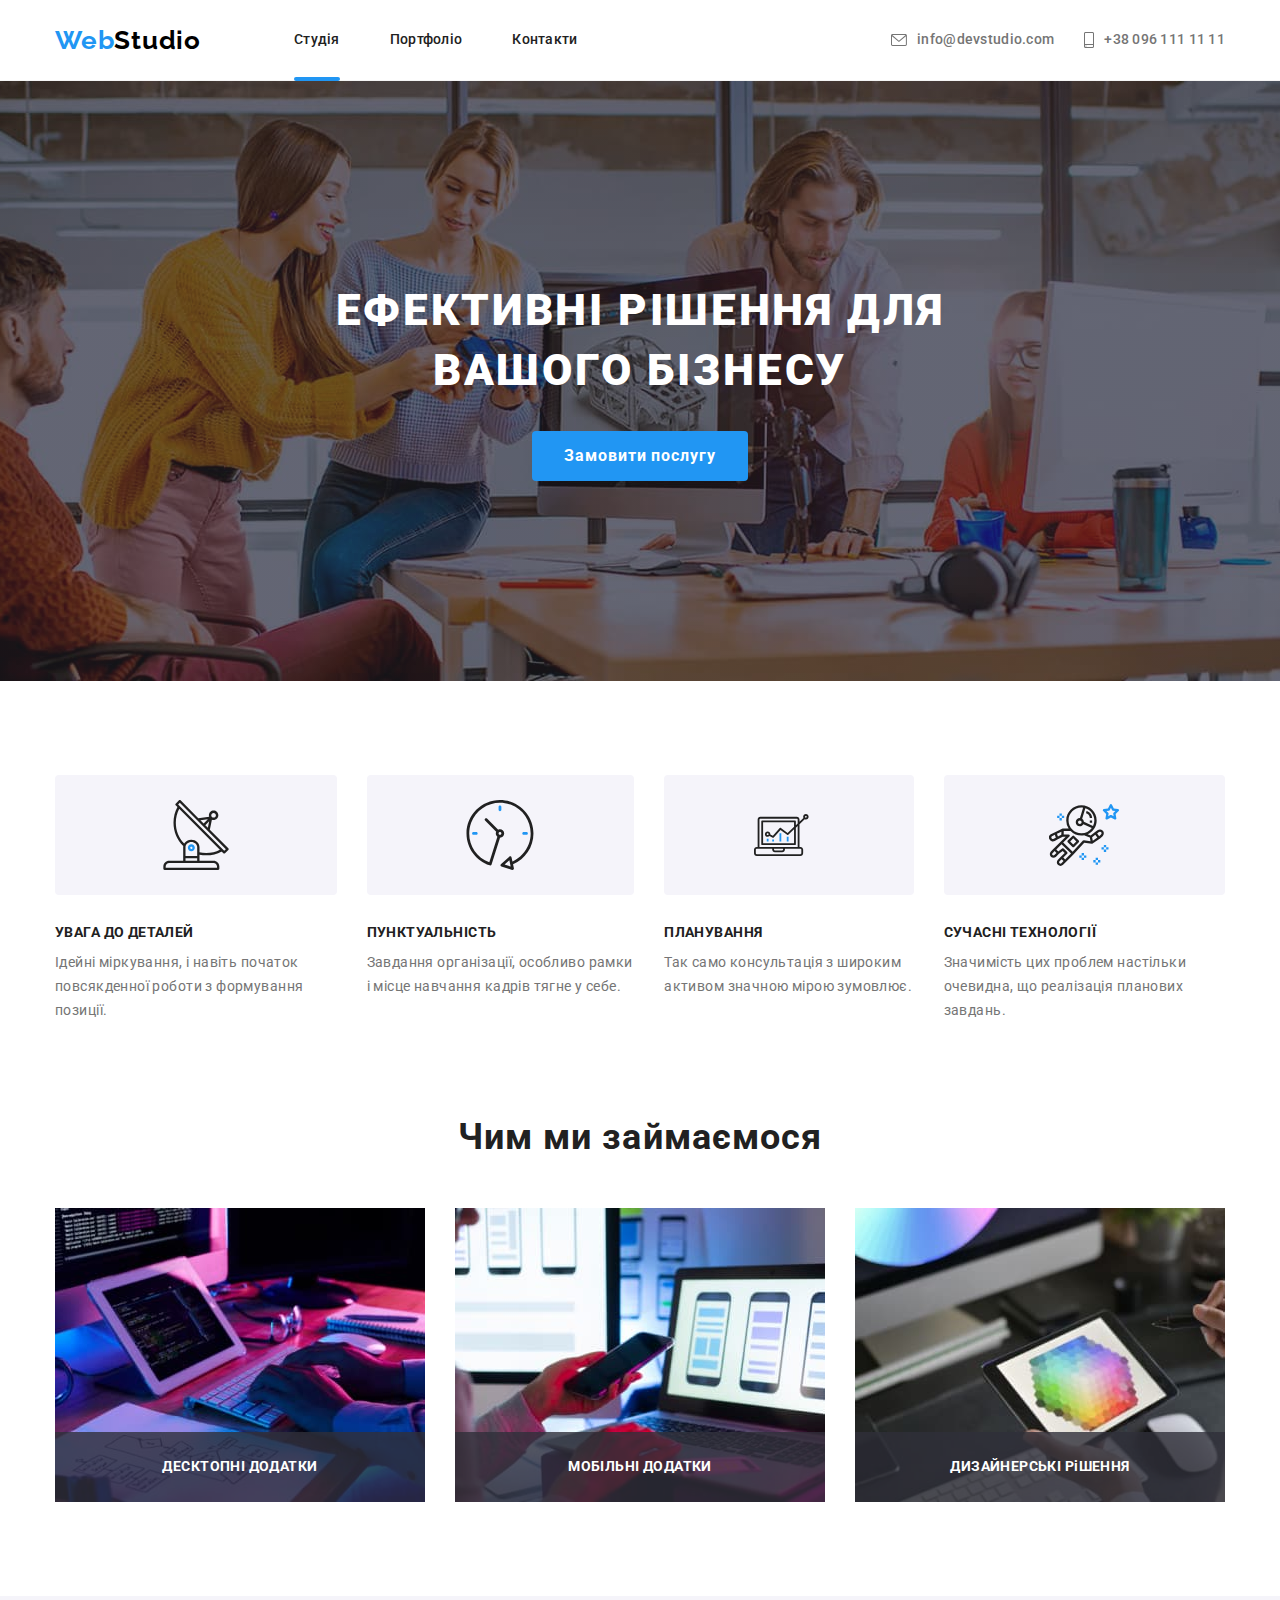
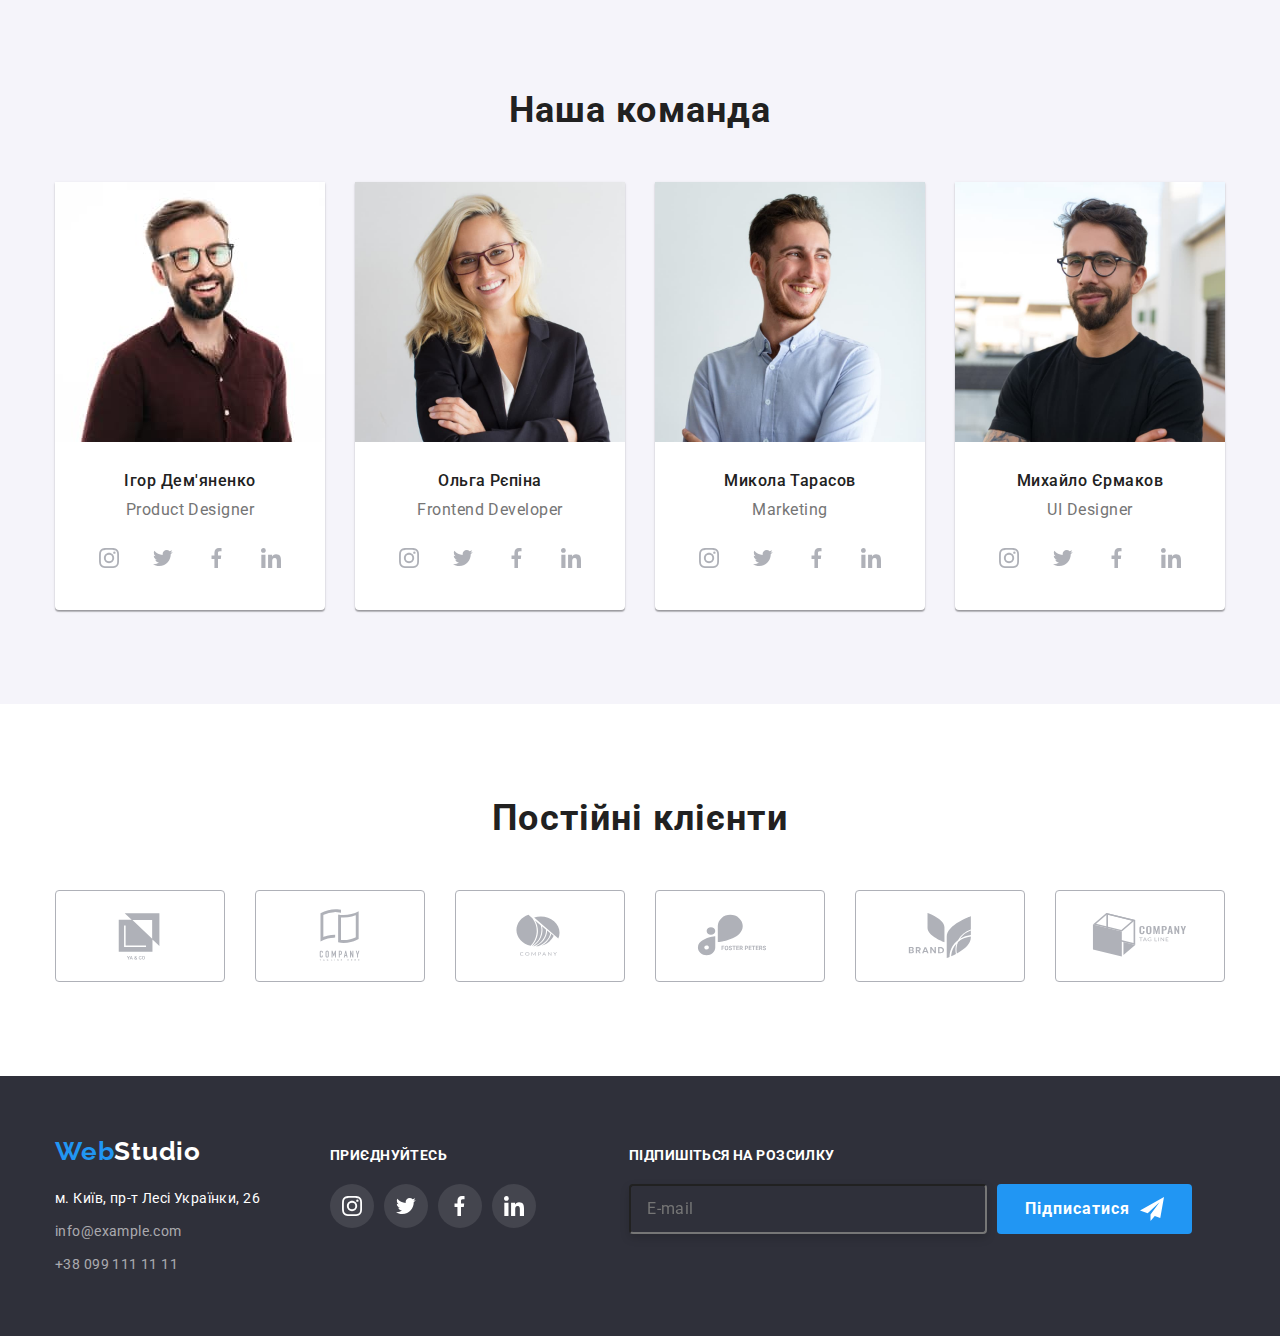
<file: index.html>
<!DOCTYPE html>
<html lang="ru">
  <head>
    <meta charset="UTF-8" />
    <meta http-equiv="X-UA-Compatible" content="IE=edge" />
    <meta name="viewport" content="width=device-width, initial-scale=1.0" />
    <title>Студия</title>
  <link rel="preconnect" href="https://fonts.googleapis.com">
  <link rel="preconnect" href="https://fonts.gstatic.com" crossorigin>
  <link
    href="https://fonts.googleapis.com/css2?family=Raleway:wght@700&family=Roboto:wght@400;500;700;900&display=swap"
    rel="stylesheet">
    <link rel="stylesheet" href="https://cdnjs.cloudflare.com/ajax/libs/modern-normalize/1.1.0/modern-normalize.min.css">
  <!-- <link rel="stylesheet" href="./css/styles.css"/> -->
  <link rel="stylesheet" href="./css/main.min.css" />
  </head>

  <body>
    <header class="header">
      <div class="container header__container">
      
        <a class="logo header__logo" href="">Web<span class="logo__dark">Studio</span></a>
      <nav class="navigation">
      <ul class="navigation__list">
        <li class="navigation__item">
          <a class="navigation__link link navigation__link--current" href="">Студія</a></li>
        <li class="navigation__item">
          <a class="navigation__link link no-current" href="./portfolio.html">Портфоліо</a></li>
        <li class="navigation__item">
          <a class="navigation__link link no-current" href="">Контакти</a></li>
        </ul>
      </nav>
      <ul class="connect header__connect">
        <li class="indent"><a class="connect__contact link" href="mailto:info@devstudio.com">
          <svg class="envelope" width="16" height="12">
            <use href="./images/w4/symbol-defs.svg#icon-envelope2"></use>
          </svg>info@devstudio.com
        </a></li>
        <li><a class="connect__contact link" href="tel:+380961111111">
          <svg class="envelope" width="10" height="16">
            <use href="./images/w4/symbol-defs.svg#icon-smartphone"></use>
          </svg>+38 096 111 11 11</a></li>
      </ul>
      </div>
    </header>
      
    <main>
      <!--Герой-->
      <section class="hero section hero__overlay">
      <div class="container">
        <h1 class="hero__title">ЕФЕКТИВНі РіШЕННЯ ДЛЯ <br> ВАШОГО БІЗНЕСУ</h1>

        <button class="hero__button button" data-modal-open>Замовити послугу</button>
      </div>
      </section>
       
        <!--Преимущества-->
      <section class="section">
        <div class="container">
        <h2 class="visually-hidden">Наші переваги</h2>

        <ul class="benefits-container">
           <li class="">
            <div class="features-item"><svg width="70px" height="70px">
            <use href="./images/w4/symbol-defs.svg#icon-antenna"></use></svg></div>
            <h3 class="features-title">УВАГА ДО ДЕТАЛЕЙ</h3>
            <p class="features-text">
              Ідейні міркування, і навіть початок повсякденної роботи з формування позиції.
            </p>
          </li>
          <li class="">
          <div class="features-item"><svg width="70px" height="70px">
          <use href="./images/w4/symbol-defs.svg#icon-watch"></use></svg></div>
            <h3 class="features-title">ПУНКТУАЛЬНІСТЬ</h3>
            <p class="features-text">
              Завдання організації, особливо рамки і місце навчання кадрів тягне у себе.
            </p>
          </li>
          <li class="">
            <div class="features-item"><svg width="70px" height="70px">
            <use href="./images/w4/symbol-defs.svg#icon-laptop"></use></svg></div>
            <h3 class="features-title">ПЛАНУВАННЯ</h3>
            <p class="features-text">
              Так само консультація з широким активом значною мірою зумовлює.
            </p>
          </li>
          <li class="">
            <div class="features-item"><svg width="70px" height="70px">
            <use href="./images/w4/symbol-defs.svg#icon-astronaut-1"></use></svg></div>
            <h3 class="features-title">СУЧАСНІ ТЕХНОЛОГІЇ</h3>
            <p class="features-text">
              Значимість цих проблем настільки очевидна, що реалізація планових завдань.
            </p>
          </li>
        </ul>
          </div>
      </section>
   
      <!--Примеры работ-->
      <section class="section section--section">
        <div class="container">
        <h2 class="section__title section__pre-title">Чим ми займаємося</h2>

        <ul class="about">
          <li class="about__item">
            <img src="./images/img1.jpg" alt="гаджеты" width="370" height="294"/>
            <h3 class="about__text">ДЕСКТОПНІ ДОДАТКИ</h3>
          </li>

          <li class="about__item">
            <img src="./images/img2.jpg" alt="ноутбук" width="370" height="294"/>
            <h3 class="about__text">МОБІЛЬНІ ДОДАТКИ</h3>
          </li>

          <li class="about__item">
            <img src="./images/img3.jpg" alt="планшет" width="370" height="294"/>
            <h3 class="about__text">ДИЗАЙНЕРСЬКІ РіШЕННЯ</h3>
          </li>
        </ul>
        </div>
      </section>

      <!--Коллектив-->
      <section class="section section-title-bg">
        <div class="container">
        <h2 class="team">Наша команда</h2>
        <ul class="site-item">
          <li class="site-command">
            <img
              src="./images/team/foto1.jpg"
              alt="Игорь Демьяненко" width="270" height="260"/>
              
            <div class="tim-card">
            <h3 class="tim-title">Ігор Дем'яненко</h3>
            <p class="tim-text">Product Designer</p>
            <ul class="tim-networks">
            <li class="#">
            <a href="#" class="team-link">
            <svg class="button-icon" width="20px" height="20px"> 
            <use href="./images/w4/symbol-defs.svg#icon-instagram"></use>
            </svg></a>
          </li>
            <li class="#">
              <a href="#" class="team-link">
              <svg class="button-icon" width="20px" height="20px">
                <use href="./images/w4/symbol-defs.svg#icon-twit"></use>
              </svg></a>
            </li>
            <li class="#">
            <a href="#" class="team-link">
            <svg class="button-icon" width="20px" height="20px">
              <use href="./images/w4/symbol-defs.svg#icon-facebook"></use>
            </svg></a>
            </li>
            <li class="#">
              <a href="#" class="team-link">
              <svg class="button-icon" width="20px" height="20px">
                <use href="./images/w4/symbol-defs.svg#icon-linkedin"></use>
              </svg></a>
            </li>
            </ul>
            </div>
          </li>
          <li class="site-command">
            <img src="./images/team/foto2.jpg" alt="Ольга Репина" width="270" height="260" />
            <div class="tim-card">
              <h3 class="tim-title">Ольга Рєпіна</h3>
              <p class="tim-text">Frontend Developer</p>
              
              <ul class="tim-networks">
                <li class="#">
                  <a href="#" class="team-link">
                    <svg class="button-icon" width="20px" height="20px">
                      <use href="./images/w4/symbol-defs.svg#icon-instagram"></use>
                    </svg></a>
                </li>
                <li class="#">
                  <a href="#" class="team-link">
                    <svg class="button-icon" width="20px" height="20px">
                      <use href="./images/w4/symbol-defs.svg#icon-twit"></use>
                    </svg></a>
                </li>
                <li class="#">
                  <a href="#" class="team-link">
                    <svg class="button-icon" width="20px" height="20px">
                      <use href="./images/w4/symbol-defs.svg#icon-facebook"></use>
                    </svg></a>
                </li>
                <li class="#">
                  <a href="#" class="team-link">
                    <svg class="button-icon" width="20px" height="20px">
                      <use href="./images/w4/symbol-defs.svg#icon-linkedin"></use>
                    </svg></a>
                </li>
                </ul>
            </div>
          </li>
          <li class="site-command">
            <img src="./images/team/foto3.jpg" alt="Николай Тарасов" width="270" height="260" />
            <div class="tim-card">
              <h3 class="tim-title">Микола Тарасов</h3>
              <p class="tim-text">Marketing</p>
              <ul class="tim-networks">
                <li class="#">
                  <a href="#" class="team-link">
                    <svg class="button-icon" width="20px" height="20px">
                      <use href="./images/w4/symbol-defs.svg#icon-instagram"></use>
                    </svg></a>
                </li>
                <li class="#">
                  <a href="#" class="team-link">
                    <svg class="button-icon" width="20px" height="20px">
                      <use href="./images/w4/symbol-defs.svg#icon-twit"></use>
                    </svg></a>
                </li>
                <li class="#">
                  <a href="#" class="team-link">
                    <svg class="button-icon" width="20px" height="20px">
                      <use href="./images/w4/symbol-defs.svg#icon-facebook"></use>
                    </svg></a>
                </li>
                <li class="#">
                  <a href="#" class="team-link">
                    <svg class="button-icon" width="20px" height="20px">
                      <use href="./images/w4/symbol-defs.svg#icon-linkedin"></use>
                    </svg></a>
                </li>
                </ul>
            </div>
          </li>
          <li class="site-command">
            <img src="./images/team/foto4.jpg" alt="Михаил Ермаков" width="270" height="260" />
            <div class="tim-card">
              <h3 class="tim-title">Михайло Єрмаков</h3>
              <p class="tim-text">UI Designer</p>
              <ul class="tim-networks">
                <li class="#">
                  <a href="#" class="team-link">
                    <svg class="button-icon" width="20px" height="20px">
                      <use href="./images/w4/symbol-defs.svg#icon-instagram"></use>
                    </svg></a>
                </li>
                <li class="#">
                  <a href="#" class="team-link">
                    <svg class="button-icon" width="20px" height="20px">
                      <use href="./images/w4/symbol-defs.svg#icon-twit"></use>
                    </svg></a>
                </li>
                <li class="#">
                  <a href="#" class="team-link">
                    <svg class="button-icon" width="20px" height="20px">
                      <use href="./images/w4/symbol-defs.svg#icon-facebook"></use>
                    </svg></a>
                </li>
                <li class="#">
                  <a href="#" class="team-link">
                    <svg class="button-icon" width="20px" height="20px">
                      <use href="./images/w4/symbol-defs.svg#icon-linkedin"></use>
                    </svg></a>
                </li>
                </ul>
            </div>
          </li>
          </ul>
        </div>
      </section>

      <section class="section">
      <div class="container">
        <h2 class="team">Постійні клієнти</h2>
        <ul class="clients-container">

          <li class="clients-item">
          <a href="#" class="clients-link">
          <svg class="features-logo">
          <use href="./images/w4/symbol-defs.svg#icon-logo1"></use></svg></a></li>

          <li class="clients-item">
          <a href="#" class="clients-link">
          <svg class="features-logo" width="106px" height="60px">
          <use href="./images/w4/symbol-defs.svg#icon-logo2"></use></svg></a></li>

          <li class="clients-item">
          <a href="#" class="clients-link">
          <svg class="features-logo" width="106px" height="60px">
          <use href="./images/w4/symbol-defs.svg#icon-logo3"></use></svg></a></li>
          
          <li class="clients-item">
          <a href="#" class="clients-link">
          <svg class="features-logo" width="106px" height="60px">
          <use href="./images/w4/symbol-defs.svg#icon-logo4"></use></svg></a></li>

          <li class="clients-item">
          <a href="#" class="clients-link">
          <svg class="features-logo" width="106px" height="60px">
          <use href="./images/w4/symbol-defs.svg#icon-logo5"></use></svg></a></li>

          <li class="clients-item">
          <a href="#" class="clients-link">
          <svg class="features-logo" width="106px" height="60px">
          <use href="./images/w4/symbol-defs.svg#icon-logo6"></use></svg></a></li>
        </ul>
      </div>
      </section>
    </main>
      
      <footer class="style-footer">
      <div class="container footer-container">
      <div class="address-container">
      <a class="logo logo-footer" href="#">Web<span class="lable">Studio</span></a>
      <address>
        <ul>
          <li>
            <a href="https://goo.gl/maps/X5TGUrsWiipyjW1k8"></a>
              <a class="street">м. Київ, пр-т Лесі Українки, 26</a>
          </li>
          <li class="contact-footer"><a class="tel-color link" href="mailto:info@example.com">info@example.com</a></li>
          <li class="contact-footer"><a class="tel-color link" href="tel:+380991111111">+38 099 111 11 11</a></li>
        </ul>
      </address>
      </div>
      
      <div class="container-networks">
      <p class="item-with">приєднуйтесь</p>
         <ul class="tim-networks">
          <li class="item-li">
                <a href="#" class="footer-link-soc">
                  <svg class="button-icon-ft" width="20" height="20">
                    <use href="./images/w4/symbol-defs.svg#icon-instagram"></use>
                  </svg></a>
              </li>
              <li class="item-li">
                <a href="#" class="footer-link-soc">
                <svg class="button-icon-ft" width="20" height="20">
                  <use href="./images/w4/symbol-defs.svg#icon-twit"></use>
                </svg></a>
              </li>
              <li class="item-li">
                <a href="#" class="footer-link-soc">
                <svg class="button-icon-ft" width="20" height="20">
                  <use href="./images/w4/symbol-defs.svg#icon-facebook"></use>
                </svg></a>
              </li>
              <li class="item-li">
                <a href="#" class="footer-link-soc">
                <svg class="button-icon-ft" width="20" height="20">
                  <use href="./images/w4/symbol-defs.svg#icon-linkedin"></use>
                </svg></a>
              </li>
              </ul>
             </div>
            
        <div class="footer-letter">
          <p class="text-action">ПІДПИШІТЬСЯ НА РОЗСИЛКУ</p>

          <form class="">
          <div class="footer-letter-br">
            <input class="text-box" placeholder="E-mail">
            <button type="submit" class="button send-letter">Підписатися
              <svg class="footer-letter-icon" width="24" height="24">
                <use href="./images/w4/symbol-defs.svg#icon-icon-send"></use>
              </svg></button>
          </div>
          </form>
        
        </div>
        </div>
    </footer>
   
  <div class="backdrop is-hidden" data-modal>
    <div class="modal">

      <form class="form-modal" action="#" autocomplete="off">
        <p class="modal-title">Залишайте свої данні, ми вам передзвонимо</p>

        <div class="form-field">
        <label for="name" class="field">Ім'я</label>
        <input class="form-label" type="head" name="name" id="name" />
        <svg class="modal-name" width="18" height="18">
          <use href="./images/w4/symbol-defs.svg#icon-person-black-18dp"></use>
        </svg>
        </div>

        <div class="form-field" >
        <label for="tel" class="field">Телефон</label>
        <input class="form-label" type="tel" name="tel" id="tel" />
        <svg class="modal-name" width="18" height="18">
          <use href="./images/w4/symbol-defs.svg#icon-phone-black-18dp"></use>
        </svg>
        </div>

        <div class="form-field">
        <label for="mail" class="field">Пошта</label>
        <input class="form-label" type="email" name="mail" id="mail" autocomplete="on"/>
        <svg class="modal-name" width="18" height="18">
          <use href="./images/w4/symbol-defs.svg#icon-email-black-18dp"></use>
        </svg>
        </div>

        <div class="form-field">
        <label class="form-comment" for="comment">Коментар</label>
        <textarea class="form-label" name="comment" id="comment" 
        placeholder="Введіть текст"></textarea>
        </div>
        
        <div class="topic-options">
       
        <label for="galk" class="checkbox-label">
          <input type="checkbox" name="galk" id="galk" value="agreement" class="checkbox visually-hidden">
          <span class="icon-galk"><svg class="#" width="15" height="15">
              <use href="./images/w4/symbol-defs.svg#icon-galk"></use>
            </svg>
          </span>
          Погоджуюся з розсилкою та приймаю&#160; <a href="#" class="contract">Умови договору</a>
          </label>
          </div>
        
        <button type="submit" class=" hero__button button">Відправити</button>
      </form>

      <div>
      <button data-modal-close class="btn-close">
        <svg class="close-icon" width="11" height="11"> 
        <use href="./images/w4/symbol-defs.svg#close-icon"></use>
        </svg>
      </button>
      </div>
    </div>
  </div>
  <script src="./js/modal.js"></script>
  </body>
</html>
</file>
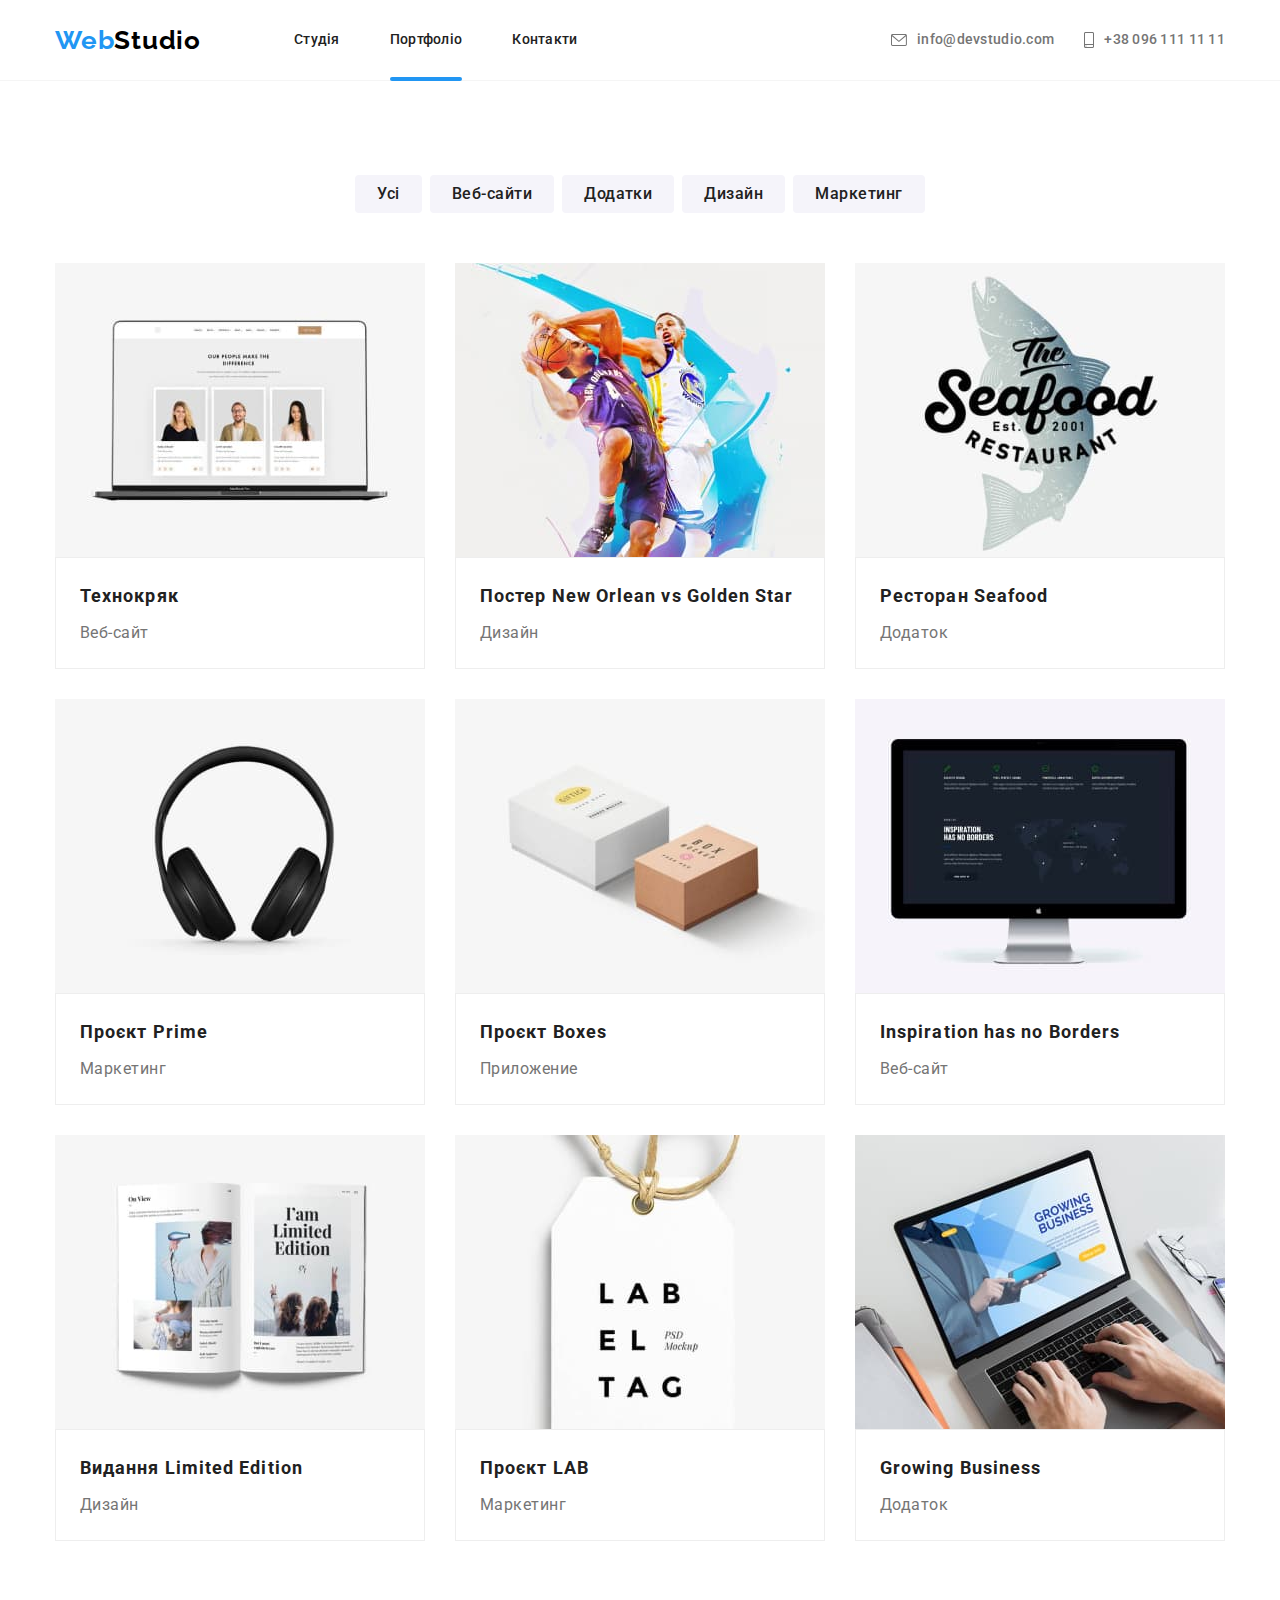
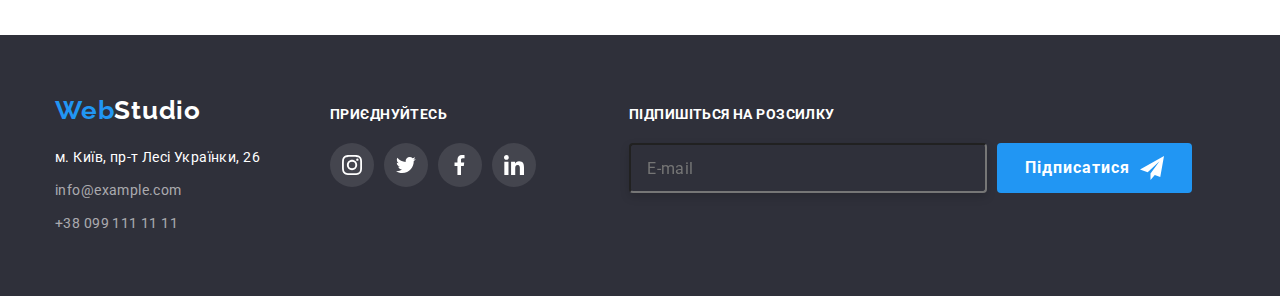
<file: portfolio.html>
<!DOCTYPE html>
<html lang="ru">

<head>
    <meta charset="UTF-8" />
    <meta http-equiv="X-UA-Compatible" content="IE=edge" />
    <meta name="viewport" content="width=device-width, initial-scale=1.0" />
    <title>Студія</title>
    <link rel="preconnect" href="https://fonts.googleapis.com">
    <link rel="preconnect" href="https://fonts.gstatic.com" crossorigin>
<link href="https://fonts.googleapis.com/css2?family=Raleway:wght@700&family=Roboto:wght@400;500;700;900&display=swap"
    rel="stylesheet">
<link rel="stylesheet" href="https://cdnjs.cloudflare.com/ajax/libs/modern-normalize/1.1.0/modern-normalize.min.css">
<link rel="stylesheet" href="./css/styles.css">
<link rel="stylesheet" href="./css/main.min.css" />
</head>

<body>
    <header class="header">
        <div class="container header__container">
        
            <a class="logo header__logo" href="">Web<span class="logo__dark">Studio</span></a>
            <nav class="navigation"></nav>
            <ul class="navigation__list">
                <li class="navigation__item"><a class="navigation__link link" href="./index.html">Студія</a></li>
                <li class="navigation__item"><a class="navigation__link link navigation__link--current" href="">Портфоліо</a></li>
                <li class="navigation__item"><a class="navigation__link link" href="">Контакти</a></li>
            </ul>

        <ul class="connect header__connect">
    <li class="indent"><a class="connect__contact link" href="mailto:info@devstudio.com">
        <svg class="envelope" width="16" height="12">
            <use href="./images/w4/symbol-defs.svg#icon-envelope2"></use>
        </svg>info@devstudio.com</a></li>
        <li><a class="connect__contact link" href="tel:+380961111111">
            <svg class="envelope" width="10" height="16">
                <use href="./images/w4/symbol-defs.svg#icon-smartphone"></use>
            </svg>+38 096 111 11 11</a></li>
        </ul>
    </div>
    </header>
<main>
    <section class="section"> 
        <div class="container">
        <h1 class="visually-hidden">Примеры работ</h1>
   <ul class="filter">
    <li class="menu-distance"><button type="button" class="filter-button focus-menu">Усі</button></li>
    <li class="menu-distance"><button type="button" class="filter-button focus-menu">Веб-сайти</button></li>
    <li class="menu-distance"><button type="button" class="filter-button focus-menu">Додатки</button></li>
    <li class="menu-distance"><button type="button" class="filter-button focus-menu">Дизайн</button></li>
    <li class="menu-distance"><button type="button" class="filter-button focus-menu">Маркетинг</button></li>
   </ul>
   
    <ul class="flex-container">

    <li class="flex-element">
    <a class="portfolio-card-link" href="#">
    <div class="portfolio-thumb">
    <img src="./images/works/work1.jpg" alt="ноутбук" width="370" height="294"/>
     <p class="portfolio-overlay-text">Ресурс пропонує комплексні пропозиції з різним рівнем функціоналу та сервісів. Все
    це дозволить відвідувачу отримати вичерпні відомості про компанію чи приватну особу.
    </p>
    </div>

    <div class="pictures">
    <h2 class="themes">Технокряк</h2>
    <p class="thems-text">Веб-сайт</p>
    </div>
    </a>
    </li>
           
    <li class="flex-element">
    <a class="portfolio-card-link" href="#">
    <div class="portfolio-thumb">
            <img src="./images/works/work2.jpg" alt="Баскетбол" width="370" height="294"/>
            <p class="portfolio-overlay-text">Ресурс пропонує комплексні пропозиції з різним рівнем функціоналу та сервісів. Все
                це дозволить відвідувачу отримати вичерпні відомості про компанію чи приватну особу.
            </p>
            </div>
            
            <div class="pictures">
                <h2 class="themes">Постер New Orlean vs Golden Star</h2>
                <p class="thems-text">Дизайн</p>
            </div>
            </a>
            </li>
            
            <li class="flex-element">
            <a href="#" class="portfolio-card-link">
                <div class="portfolio-thumb">
            <img src="./images/works/work3.jpg" alt="Рыба" width="370" height="294"/>
            <p class="portfolio-overlay-text">Ресурс пропонує комплексні пропозиції з різним рівнем функціоналу та сервісів. Все
                це дозволить відвідувачу отримати вичерпні відомості про компанію чи приватну особу.
            </p>
            </div>
            <div class="pictures">
                <h2 class="themes">Ресторан Seafood</h2>
                <p class="thems-text">Додаток</p>
            </div>
            </a>
            </li>

            <li class="flex-element">
            <a href="#" class="portfolio-card-link">
            <div class="portfolio-thumb">
            <img src="./images/works/work4.jpg" alt="Наушники" width="370" height="294"/>
            <p class="portfolio-overlay-text">Ресурс пропонує комплексні пропозиції з різним рівнем функціоналу та сервісів. Все
                це дозволить відвідувачу отримати вичерпні відомості про компанію чи приватну особу.
            </p>
            </div>
            <div class="pictures">
                <h2 class="themes">Проєкт Prime</h2>
                <p class="thems-text">Маркетинг</p>
            </div>
            </a>
            </li>

            <li class="flex-element">
            <a href="#" class="portfolio-card-link">
            <div class="portfolio-thumb">
            <img src="./images/works/work5.jpg" alt="Коробки" width="370" height="294"/>
            <p class="portfolio-overlay-text">Ресурс пропонує комплексні пропозиції з різним рівнем функціоналу та сервісів. Все
                це дозволить відвідувачу отримати вичерпні відомості про компанію чи приватну особу.
            </p>
            </div>
            <div class="pictures">
                <h2 class="themes">Проєкт Boxes</h2>
                <p class="thems-text">Приложение</p>
            </div>
            </a>
            </li>

            <li class="flex-element">
            <a href="#" class="portfolio-card-link">
            <div class="portfolio-thumb">
            <img src="./images/works/work6.jpg" alt="Монитор" width="370" height="294"/>
            <p class="portfolio-overlay-text">Ресурс пропонує комплексні пропозиції з різним рівнем функціоналу та сервісів. Все
                це дозволить відвідувачу отримати вичерпні відомості про компанію чи приватну особу.
            </p>
            </div>
            <div class="pictures">
                <h2 class="themes">Inspiration has no Borders</h2>
                <p class="thems-text">Веб-сайт</p>
            </div>
            </a>
            </li>

            <li class="flex-element">
            <a href="#" class="portfolio-card-link">
            <div class="portfolio-thumb">
            <img src="./images/works/work7.jpg" alt="Книга" width="370" height="294"/>
            <p class="portfolio-overlay-text">Ресурс пропонує комплексні пропозиції з різним рівнем функціоналу та сервісів. Все
                це дозволить відвідувачу отримати вичерпні відомості про компанію чи приватну особу.
            </p>
            </div>
            <div class="pictures">
                <h2 class="themes">Видання Limited Edition</h2>
                <p class="thems-text">Дизайн</p>
            </div>
            </a>
            </li>

            <li class="flex-element">
            <a href="#" class="portfolio-card-link">
            <div class="portfolio-thumb">
            <img src="./images/works/work8.jpg" alt="Лейбл" width="370" height="294"/>
            <p class="portfolio-overlay-text">Ресурс пропонує комплексні пропозиції з різним рівнем функціоналу та сервісів. Все
                це дозволить відвідувачу отримати вичерпні відомості про компанію чи приватну особу.
            </p>
            </div>
            <div class="pictures">
                <h2 class="themes">Проєкт LAB</h2>
                <p class="thems-text">Маркетинг</p>
            </div>
            </a>
            </li>

            <li class="flex-element">
            <a href="#" class="portfolio-card-link">
            <div class="portfolio-thumb">
            <img src="./images/works/work9.jpg" alt="Ноутбук 2" width="370" height="294"/>
            <p class="portfolio-overlay-text">Ресурс пропонує комплексні пропозиції з різним рівнем функціоналу та сервісів. Все
                це дозволить відвідувачу отримати вичерпні відомості про компанію чи приватну особу.
            </p>
            </div>
            <div class="pictures">
                <h2 class="themes">Growing Business</h2>
                <p class="thems-text">Додаток</p>
            </div>
            </a>
            </li>
            
            </ul>
            </div>
    </section>
</main>
        <footer class="style-footer">
            <div class="container footer-container">
                <div class="">
                    <a class="logo logo-footer" href="">Web<span class="lable">Studio</span></a>
                    <address>
                        <ul>
                            <li>
                                <a href="https://goo.gl/maps/X5TGUrsWiipyjW1k8"></a>
                                <a class="street">м. Київ, пр-т Лесі Українки, 26</a>
                            </li>
                            <li class="contact-footer"><a class="tel-color link"
                                    href="mailto:info@example.com">info@example.com</a></li>
                            <li class="contact-footer"><a class="tel-color link" href="tel:+380991111111">+38 099 111 11 11</a>
                            </li>
                        </ul>
                    </address>
                </div>

                <div class="container-networks">
                    <p class="item-with">приєднуйтесь</p>
                    <ul class="tim-networks">
                        <li class="item-li">
                            <a href="" class="footer-link-soc">
                                <svg class="button-icon-ft" width="20" height="20">
                                    <use href="./images/w4/symbol-defs.svg#icon-instagram"></use>
                                </svg></a>
                        </li>
                        <li class="item-li">
                            <a href="" class="footer-link-soc">
                                <svg class="button-icon-ft" width="20" height="20">
                                    <use href="./images/w4/symbol-defs.svg#icon-twit"></use>
                                </svg></a>
                        </li>
                        <li class="item-li">
                            <a href="" class="footer-link-soc">
                                <svg class="button-icon-ft" width="20" height="20">
                                    <use href="./images/w4/symbol-defs.svg#icon-facebook"></use>
                                </svg></a>
                        </li>
                        <li class="item-li">
                            <a href="" class="footer-link-soc">
                                <svg class="button-icon-ft" width="20" height="20">
                                    <use href="./images/w4/symbol-defs.svg#icon-linkedin"></use>
                                </svg></a>
                        </li>
                        </ul>
                </div>
                <div class="footer-letter">
                    <p class="text-action">ПІДПИШІТЬСЯ НА РОЗСИЛКУ</p>

                    <form class="">
                    <div class="footer-letter-br">
                        <input class="text-box" placeholder="E-mail">
                        <button type="submit" class="button send-letter">Підписатися
                            <svg class="footer-letter-icon" width="24" height="24">
                                <use href="./images/w4/symbol-defs.svg#icon-icon-send"></use>
                            </svg></button>
                    </div>
                    </form>
                </div>
            </div>
        </footer> 
</body>
</html>
</file>
<file: css/styles.css>
/* Лишнее */

.properties {
  font-weight: 700;
  font-size: 16px;
  line-height: 1.88;
  display: flex;
  align-items: center;
  text-align: center;
  letter-spacing: 0.06em;
  color: var(--primary-white-color);
}

.button-marketing {
  width: 130px;
  height: 38px;
  left: 957px;
  top: 174px;
}

.botton-tools {
  width: 112px;
  height: 38px;
  left: 726px;
  top: 174px;
}

.button-sits {
  width: 125px;
  height: 38px;
  left: 593px;
  top: 174px;
}

.button-design {
  width: 103px;
  height: 38px;
  left: 846px;
  top: 174px;
}

.box-sizing {
  box-sizing: border-box;
  position: absolute;
  width: 370px;
  height: 404px;
  left: 215px;
  top: 262px;
  background: #FFFFFF;
  border: 1px solid #EEEEEE;
}

.icon {
  width: 20px;
  height: 20px;
  background-image: url(../images/w4/symbol-defs.svg);
}

.icon-leter {
  fill: #FFFFFF;
}

.feature-skills {
  font-weight: 700;
  font-size: 14px;
  line-height: 1.14;
  letter-spacing: 0.03em;
  text-transform: uppercase;
  color: var(--main-text-color);
}

.button-blue {
  color: var(--primary-white-color);
  background-color: var(--accent-color);
}

.contacts-link {
  display: flex;
  margin-left: auto;
  font-weight: 500;
  font-size: 14px;
  line-height: 1.14;
  letter-spacing: 0.02em;
  color: var(--accent-color);
}

.logo-light {
  font-weight: 700;
  font-size: 26px;
  line-height: 1.19;
  letter-spacing: 0.03em;
  color: var(--primary-white-color);
}

.test-conntainer {
  width: 1230px;
  padding-left: 15px;
  padding-right: 15px;
  margin-left: auto;
  margin-right: auto;
}

.example {
  display: flex;
  flex-wrap: wrap;
}

.button-ic {
  padding: 0;
  padding-top: 16px;
  border: none;
  background: none;
}

.div {
  display: block;
}

 .form {
   display: block;
   align-items: center;
   position: absolute;
 }

 .text-form {
   padding-left: 40px;
 }

.send {
  padding: 10px 52px;
}

.themes {
  margin-bottom: 4px;
  font-weight: 700;
  font-size: 18px;
  line-height: 2;
  letter-spacing: 0.06em;
  color: var(--main-text-color);
}

.thems-text {
  font-weight: 400;
  font-size: 16px;
  line-height: 1.88;
  letter-spacing: 0.03em;
  color: var(--secondary-text-color);
}

.contact-tel {
  color: var(--secondary-text-color);
  transition: color 250ms var(--cubic-beziar);
}
</file>
<file: css/main.min.css>
:root{--accent-color: #2196f3;--main-text-color: #212121;--secondary-text-color: #757575;--main-font: "Roboto", sans-serif;--secondary-font: "Raleway", cursive;--primary-white-color: #ffffff;--lable-color: #000000;--cubic-beziar: cubic-bezier(0.4, 0, 0.2, 1)}h1,h2,h3,h4,h5,h6,p{margin-top:0;margin-bottom:0}ul{margin:0;padding:0;list-style:none}html{box-sizing:border-box}img{display:block;max-width:100%;height:auto}body{margin:0;font-family:"Roboto";font-family:var(--main-font);background-color:var(--primary-white-color)}.link{display:flex;align-items:center;text-decoration:none;display:block}.link:hover,.link:focus{color:var(--accent-color)}.section{padding-top:94px;padding-bottom:94px}.section.no-padding{padding-top:0;padding-bottom:0}.visually-hidden{position:absolute;white-space:nowrap;width:1px;height:1px;overflow:hidden;border:0;padding:0;clip:rect(0 0 0 0);-webkit-clip-path:inset(50%);clip-path:inset(50%);margin:-1px}.container{width:1200px;padding-left:15px;padding-right:15px;margin:0 auto}.header__container{display:flex;align-items:center}.header{border-bottom:1px solid #f5f5f5}.logo{text-decoration:none;font-family:var(--secondary-font);font-weight:700;font-size:26px;line-height:1.19;letter-spacing:.03em;color:var(--accent-color)}.header__logo{margin-right:93px}.logo__dark{font-weight:700;font-size:26px;line-height:1.19;letter-spacing:.03em;color:var(--lable-color)}.navigation__list{display:flex;align-items:center;padding:0;margin:0;list-style:none}.navigation__link{padding:32px 0;font-weight:500;font-size:14px;line-height:1.14;letter-spacing:.02em;color:var(--main-text-color);display:block;position:relative;transition:color 250ms var(--cubic-beziar)}.navigation__link:hover,.navigation__link:focus{color:var(--accent-color)}.navigation__link:hover::after{transform:scaleX(1)}.navigation__link--current::after{content:"";display:block;width:100%;height:4px;left:0;bottom:-1px;position:absolute;background-color:var(--accent-color);border-radius:2px}.current{color:var(--accent-color)}.navigation__item:not(:last-child){margin-right:50px}.no-current{position:relative}.connect{display:flex}.header__connect{margin-left:auto}.indent{margin-right:30px}.connect__contact{display:flex;align-items:center;font-weight:500;font-size:14px;line-height:1.14;letter-spacing:.02em;color:var(--secondary-text-color);transition:color 250ms var(--cubic-beziar)}.envelope{margin-right:50px;margin-right:10px;fill:currentColor}.hero{padding-top:200px;padding-bottom:200px;background-color:#2f303a}.hero__overlay{max-width:1600px;height:600px;margin-left:auto;margin-right:auto;background-image:linear-gradient(to right, rgba(47, 48, 58, 0.4), rgba(47, 48, 58, 0.4)),url("../images/w4/Img.jpg");background-repeat:no-repeat;background-position:center;background-size:cover}.hero__title{margin-top:0;padding-bottom:0;margin-bottom:30px;font-weight:900;font-size:44px;line-height:1.36;text-align:center;letter-spacing:.06em;text-transform:uppercase;color:#fff}.hero__button{margin-right:auto;margin-left:auto}.button{cursor:pointer;border-radius:4px;padding:10px 32px;font-weight:700;font-size:16px;line-height:1.88;display:flex;align-items:center;text-align:center;letter-spacing:.06em;color:var(--primary-white-color);background-color:var(--accent-color);border:rgba(0,0,0,0)}.benefits-container{gap:30px;display:flex}.features-item{display:block;display:flex;align-items:center;justify-content:center;background-position:center;background:#f5f4fa;border-radius:4px;height:120px;background-size:contain;background-repeat:no-repeat;margin-bottom:30px}.features-title{margin:0;padding:0;margin-bottom:10px;font-weight:700;font-size:14px;line-height:1.14;letter-spacing:.03em;text-transform:uppercase;color:var(--main-text-color)}.features-text{font-weight:400;font-size:14px;line-height:1.71;letter-spacing:.03em;color:var(--secondary-text-color)}.section--section{padding-top:0}.section__title{font-weight:700;font-size:36px;line-height:1.16;text-align:center;letter-spacing:.03em;color:var(--main-text-color)}.section__pre-title{margin-top:0;margin-bottom:0;margin-bottom:50px}.about{display:flex}.about__item{position:relative}.about__item:not(:last-child){margin-right:30px}.about__text{position:absolute;box-sizing:border-box;display:block;float:none;font-weight:700;font-size:14px;line-height:1.14;text-align:center;letter-spacing:.03em;color:var(--primary-white-color);background-color:rgba(47,48,58,.8);width:100%;height:70px;left:0;bottom:0;display:flex;align-items:center;justify-content:center}.about__text:not(:last-child){margin-right:30px}.section-title-bg{background-color:#f5f4fa}.team{margin-bottom:50px;font-weight:700;font-size:36px;line-height:1.16;text-align:center;letter-spacing:.03em;color:var(--main-text-color)}.site-item{display:flex}.site-command{background:var(--primary-white-color);box-shadow:0px 1px 3px rgba(0,0,0,.12),0px 1px 1px rgba(0,0,0,.14),0px 2px 1px rgba(0,0,0,.2);border-radius:0px 0px 4px 4px}.site-command:not(:last-child){margin-right:30px}.tim-card{text-align:center;padding:30px 0}.tim-title{margin-bottom:10px;font-weight:500;font-size:16px;line-height:1.18;letter-spacing:.03em;color:var(--main-text-color);align-items:center}.tim-text{font-weight:400;font-size:16px;line-height:1.18;letter-spacing:.03em;color:var(--secondary-text-color);margin-bottom:16px;align-items:center}.tim-networks{display:flex;justify-content:center;gap:10px}.team-link{color:#afb1b8;display:flex;width:44px;height:44px;align-items:center;justify-content:center;background-position:center;border-radius:50px;transition-property:background-color;transition-duration:250ms;transition-timing-function:var(--cubic-beziar)}.team-link:hover,.team-link:focus{background-color:#2196f3;color:#fff;transition:color 250ms var(--cubic-beziar)}.button-icon{fill:currentColor;width:20px;height:20px;transition:fill 250ms var(--cubic-beziar)}.button-icon:not(:last-child){padding-right:10px}.clients-container{display:flex;box-sizing:border-box}.clients-item{width:170px;height:92px}.clients-item:not(:last-child){margin-right:30px}.clients-link{display:flex;align-items:center;justify-content:center;box-sizing:border-box;border:1px solid #afb1b8;border-radius:4px;width:100%;height:100%;color:#afb1b8;transition-property:color,border;transition-duration:250ms;transition-timing-function:var(--cubic-beziar)}.clients-link:hover,.clients-link:focus{border-width:1px;border-style:solid;border-color:var(--accent-color);color:var(--accent-color)}.features-logo{width:106px;height:60px;fill:#afb1b8;transition:fill 250ms var(--cubic-beziar);fill:currentColor}.modal{position:absolute;top:50%;left:50%;min-height:581px;min-width:528px;background-color:var(--primary-white-color);box-shadow:0px 1px 3px rgba(0,0,0,.12),0px 1px 1px rgba(0,0,0,.14),0px 2px 1px rgba(0,0,0,.2);border-radius:4px;transform:translate(-50%, -50%) scale(1);transition:transform 250ms var(--cubic-beziar);visibility:visible;outline:1px solid var(--accent-color)}.backdrop.is-hidden .modal{transform:translate(-50%, -50%) scale(1.1)}.backdrop{position:fixed;top:0;left:0;width:100%;height:100%;background-color:rgba(0,0,0,.2);opacity:1;visibility:visible;transition:opacity 250ms var(--cubic-beziar),visibility 250ms var(--cubic-beziar)}.backdrop.is-hidden{opacity:0;pointer-events:none;visibility:hidden}.form-modal{margin-left:auto;margin-right:auto;padding:40px}.modal-title{font-weight:700;font-size:20px;line-height:1.15;text-align:center;letter-spacing:.03em;margin-bottom:12px;color:#212121}.form-field{position:relative;display:flex;flex-direction:column;width:448px;border-radius:4px;font-weight:400;font-size:12px;line-height:14px;letter-spacing:.01em;color:#757575}.form-field:not(:last-child){margin-bottom:10px}.form-field input{margin:0;padding:6px 40px 6px;border:1px solid rgba(33,33,33,.2);border-radius:4px;height:40px}.form-field label{margin-bottom:4px;font-weight:400;font-size:12px;line-height:14px;letter-spacing:.01em;color:#757575}.form-field input::-moz-placeholder{color:rgba(117,117,117,.5)}.form-field input:-ms-input-placeholder{color:rgba(117,117,117,.5)}.form-field input::placeholder{color:rgba(117,117,117,.5)}.modal-name{position:absolute;top:-15%;left:15px;transform:translateY(220%)}.form-label:hover+.modal-name,.form-label:focus+.modal-name{fill:var(--accent-color)}.form-label:hover,.form-label:focus{border-color:var(--accent-color)}textarea{resize:none;padding:12px;width:448px;height:120px;left:576px;top:518px;border:1px solid rgba(33,33,33,.2);border-radius:4px}.btn-close{position:absolute;top:8px;right:8px;display:flex;justify-content:center;align-items:center;width:30px;height:30px;border:1px solid rgba(0,0,0,.1);border-radius:50px;background:#fff;cursor:pointer}.btn-close:focus{fill:var(--accent-color);transition-property:color;transition:transform 250ms var(--cubic-beziar)}.galk{display:flex;align-items:center}.topic-options{display:flex;align-items:center;justify-content:center;list-style:none;margin-top:20px;margin-bottom:30px}.checkbox-label{display:block;display:flex;align-items:center;justify-content:center;border-radius:3px;transition:background-color 250ms var(--cubic-beziar),border-color 250ms var(--cubic-beziar);cursor:pointer;font-weight:400;font-size:14px;line-height:1.71;letter-spacing:.03em;color:#757575}.checkbox:focus+.checkbox-label{background-color:var(--accent-color)}.icon-galk{display:flex;align-items:center;justify-content:center;width:16px;height:15px;border-radius:4px;border:2px solid var(--lable-color);margin-right:8px}.checkbox:checked+.checkbox-label .icon-galk{border-color:var(--accent-color);background-origin:border-box}.checkbox:checked+.icon-galk{border-color:var(--accent-color);background-origin:border-box;background-color:var(--accent-color)}.icon-check{fill:rgba(0,0,0,0);transition:fill 250ms var(--cubic-beziar)}.contract{color:var(--accent-color)}.portfolio-thumb{position:relative;overflow:hidden}.portfolio-card-link{text-decoration:none}.portfolio-overlay-text{background-color:var(--accent-color);position:absolute;width:100%;height:100%;top:0;left:0;box-sizing:border-box;font-size:18px;line-height:1.56;letter-spacing:.03em;padding-top:63px;padding-left:24px;opacity:250ms var(--cubic-beziar);color:var(--primary-white-color);transition-property:color;transform:translateY(100%);transition:transform 250ms var(--cubic-beziar)}.portfolio-card-link:hover .portfolio-overlay-text,.portfolio-card-link:focus .portfolio-overlay-text{transform:translate(0)}.pictures{border:1px solid #eee;background:var(--primary-white-color);padding-top:20px;padding-right:24px;padding-left:24px;padding-bottom:20px}.flex-container{display:flex;flex-wrap:wrap;text-decoration:none}.flex-element{width:370px;margin-right:30px;margin-bottom:30px}.flex-element:nth-child(3n){margin-right:0}.flex-element:nth-last-child(-n+3){margin-bottom:0}.portfolio-card-link{display:block;transition-property:box-shadow;transition:250ms var(--cubic-beziar)}.portfolio-card-link:hover,.portfolio-card-link:focus{box-shadow:0px 1px 1px rgba(0,0,0,.12),0px 4px 4px rgba(0,0,0,.06),1px 4px 6px rgba(0,0,0,.16)}.filter{margin-bottom:50px;display:flex;justify-content:center}.menu-distance:not(:last-child){margin-right:8px}.filter-button{border-radius:4px;border:none;padding-top:6px;padding-right:22px;padding-bottom:6px;padding-left:22px;background-color:#f5f4fa;font-weight:500;font-size:16px;line-height:1.62;text-align:center;letter-spacing:.03em;color:var(--main-text-color);transition-property:color,background-color,box-shadow;transition-duration:250ms;transition-timing-function:var(--cubic-beziar)}.focus-menu:hover,.focus-menu:focus{cursor:pointer;color:var(--primary-white-color);background-color:var(--accent-color);box-shadow:0px 3px 1px rgba(0,0,0,.1),0px 1px 2px rgba(0,0,0,.08),0px 2px 2px rgba(0,0,0,.12)}.contact-footer{margin-top:9px;font-family:"Roboto";font-style:normal;font-weight:400;font-size:14px;line-height:1.71;letter-spacing:.03em;color:rgba(255,255,255,.6)}.tel-color{font-weight:400;font-size:14px;line-height:1.71;letter-spacing:.03em;color:rgba(255,255,255,.6);transition-property:color;transition:color 250ms var(--cubic-beziar)}.style-footer{padding-top:60px;padding-bottom:60px;background-color:#2f303a}.logo-footer{display:block;margin-bottom:20px;margin-right:0}.street{margin-top:30px;font-family:"Roboto";font-style:normal;font-weight:400;font-size:14px;line-height:1.71;letter-spacing:.03em;color:var(--primary-white-color)}.footer-container{display:flex;align-items:baseline;flex-grow:1}.item-with{align-items:center;justify-content:center;font-family:"Roboto";font-style:normal;font-weight:700;font-size:14px;line-height:1.14;letter-spacing:.03em;text-transform:uppercase;color:#fff;margin-bottom:20px}.footer-link-soc{width:44px;height:44px;border-radius:50%;display:flex;align-items:center;justify-content:center;background-color:rgba(255,255,255,.1);transition-property:background-color;transition-duration:250ms;transition-timing-function:var(--cubic-beziar)}.footer-link-soc:not(:last-child){margin-right:22px}.footer-link-soc:hover,.footer-link-soc:focus{background-color:#2196f3}.footer-letter{margin-left:93px}.container-networks{margin-left:70px}.text-action{align-items:center;justify-content:center;margin-bottom:20px;top:0;font-family:"Roboto";font-style:normal;font-weight:700;font-size:14px;line-height:1.14;letter-spacing:.03em;text-transform:uppercase;color:var(--primary-white-color)}.text-box{display:flex;width:570px;flex-direction:row;justify-content:space-between;width:358px;height:50px;left:815px;top:2784px;filter:drop-shadow(0px 4px 4px rgba(0, 0, 0, 0.15));border-radius:4px;background-color:#2f303a}.text-box input:focus{border-color:var(--accent-color)}.fotter-imput-bt{display:flex}.send-letter{position:relative;padding:10px 28px;margin-left:10px;font-weight:700;font-size:16px;line-height:1.88;display:flex;align-items:center;text-align:center;letter-spacing:.06em;color:var(--primary-white-color)}.footer-letter-br{display:flex}.footer-letter-br input{outline:none;font-weight:400;font-size:16px;line-height:1.25;display:flex;align-items:center;letter-spacing:.03em;color:rgba(255,255,255,.6);padding-left:16px}.text-box:focus{border-color:var(--accent-color)}.footer-letter-icon{margin-left:10px}.lable{color:var(--primary-white-color)}.button-icon-ft{fill:#fff;width:20px;height:20px}/*# sourceMappingURL=main.min.css.map */
</file>
